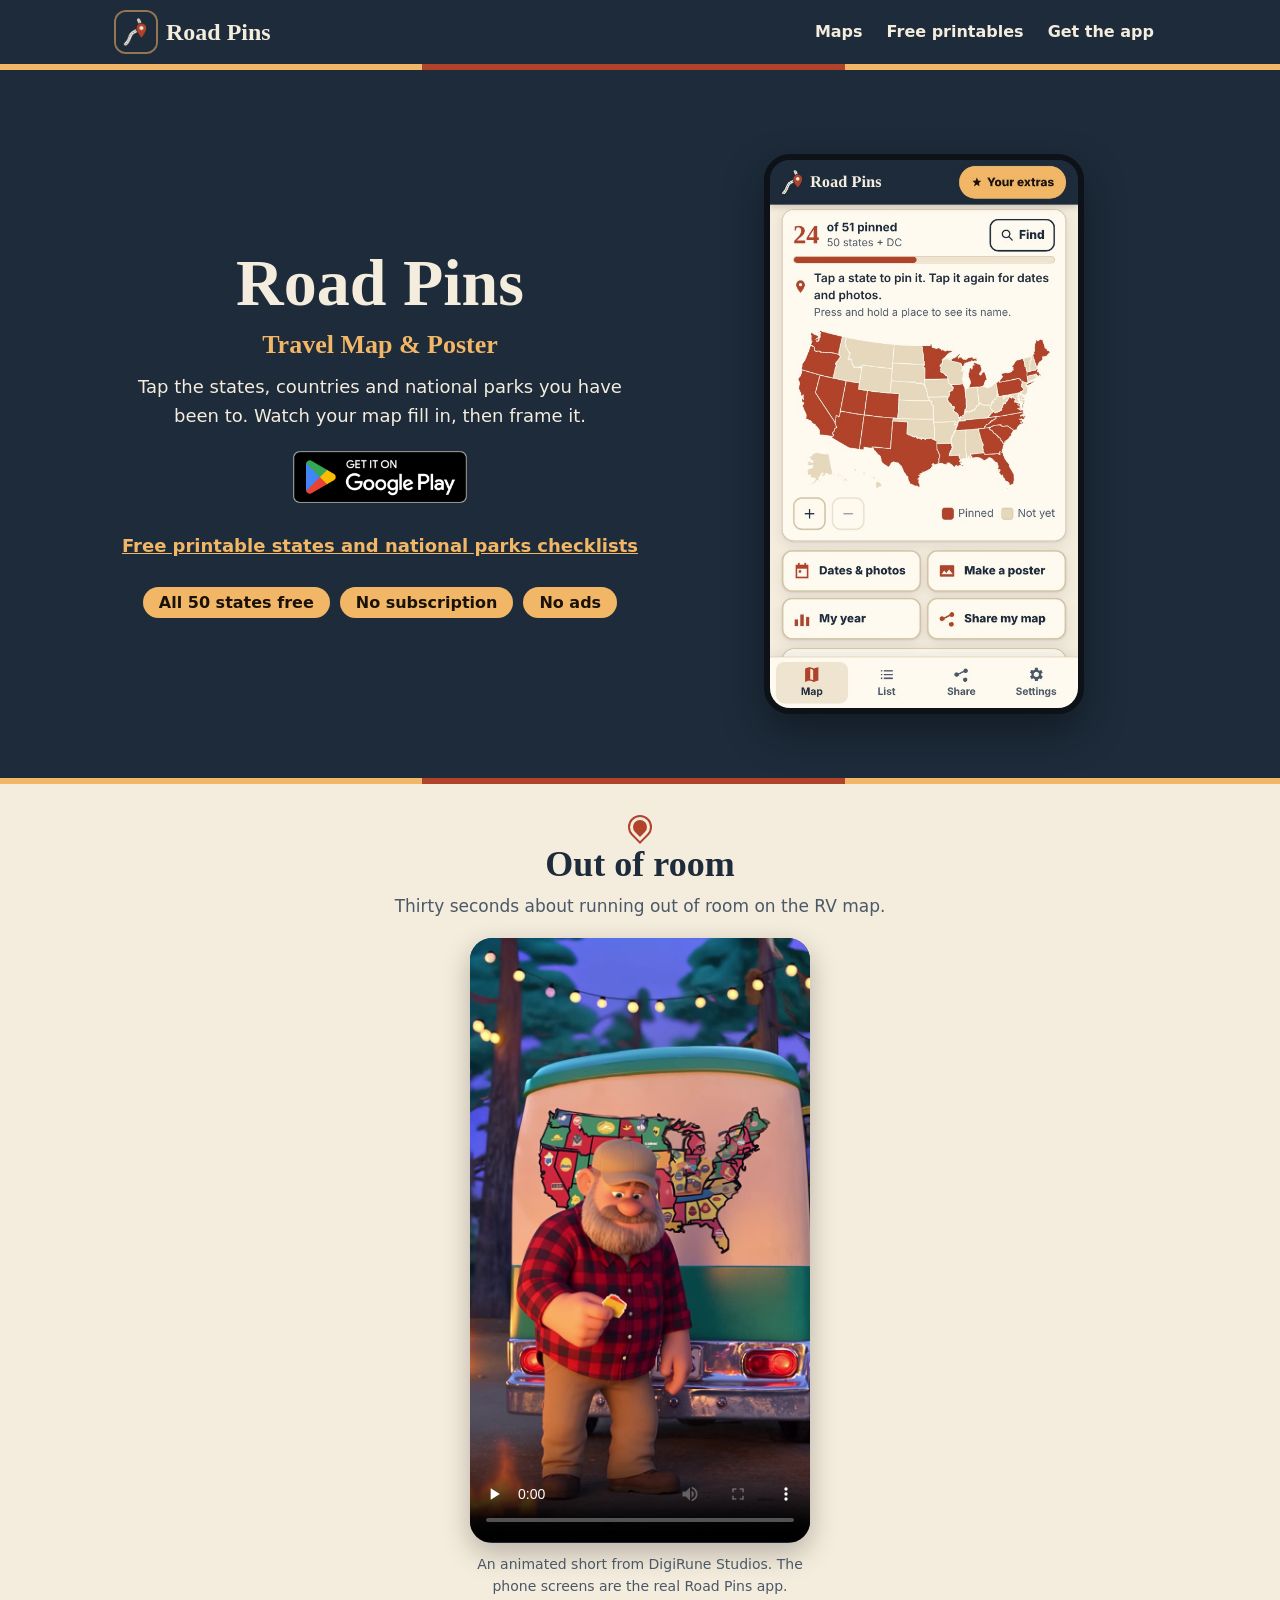
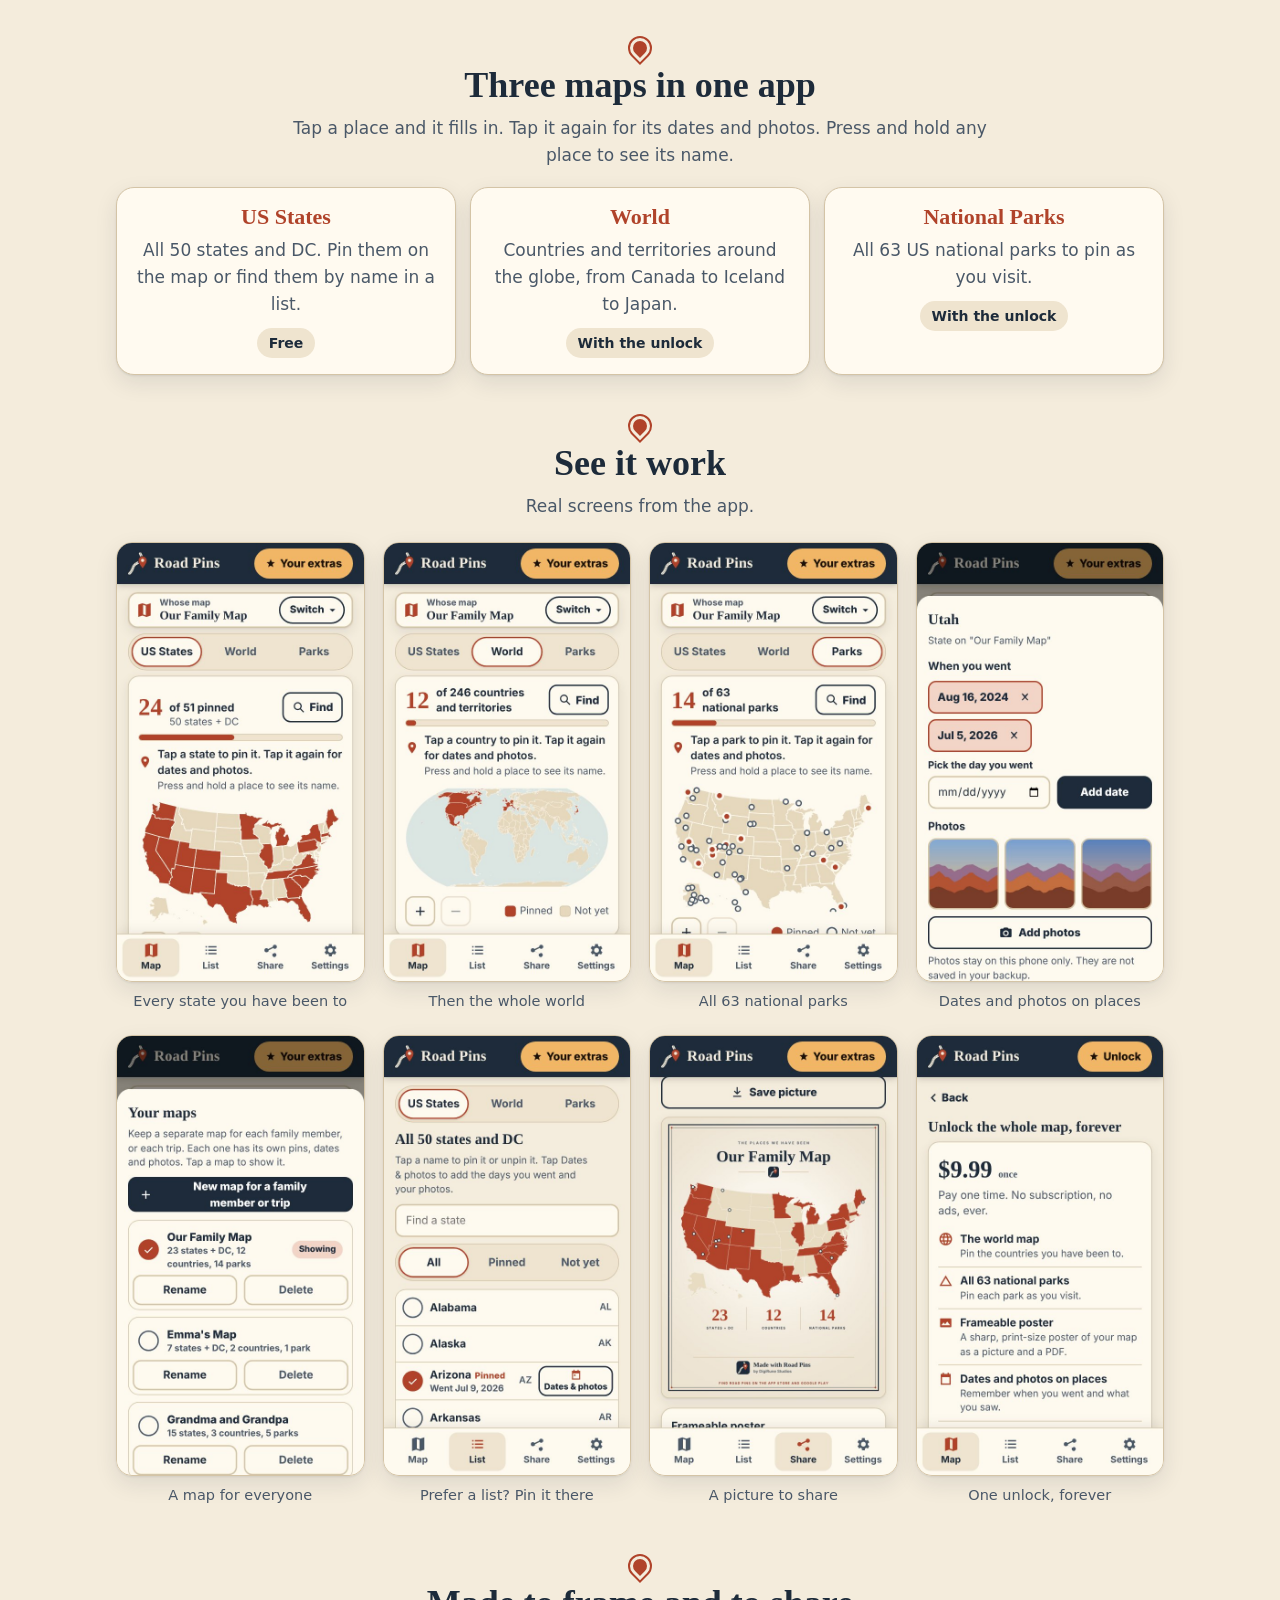
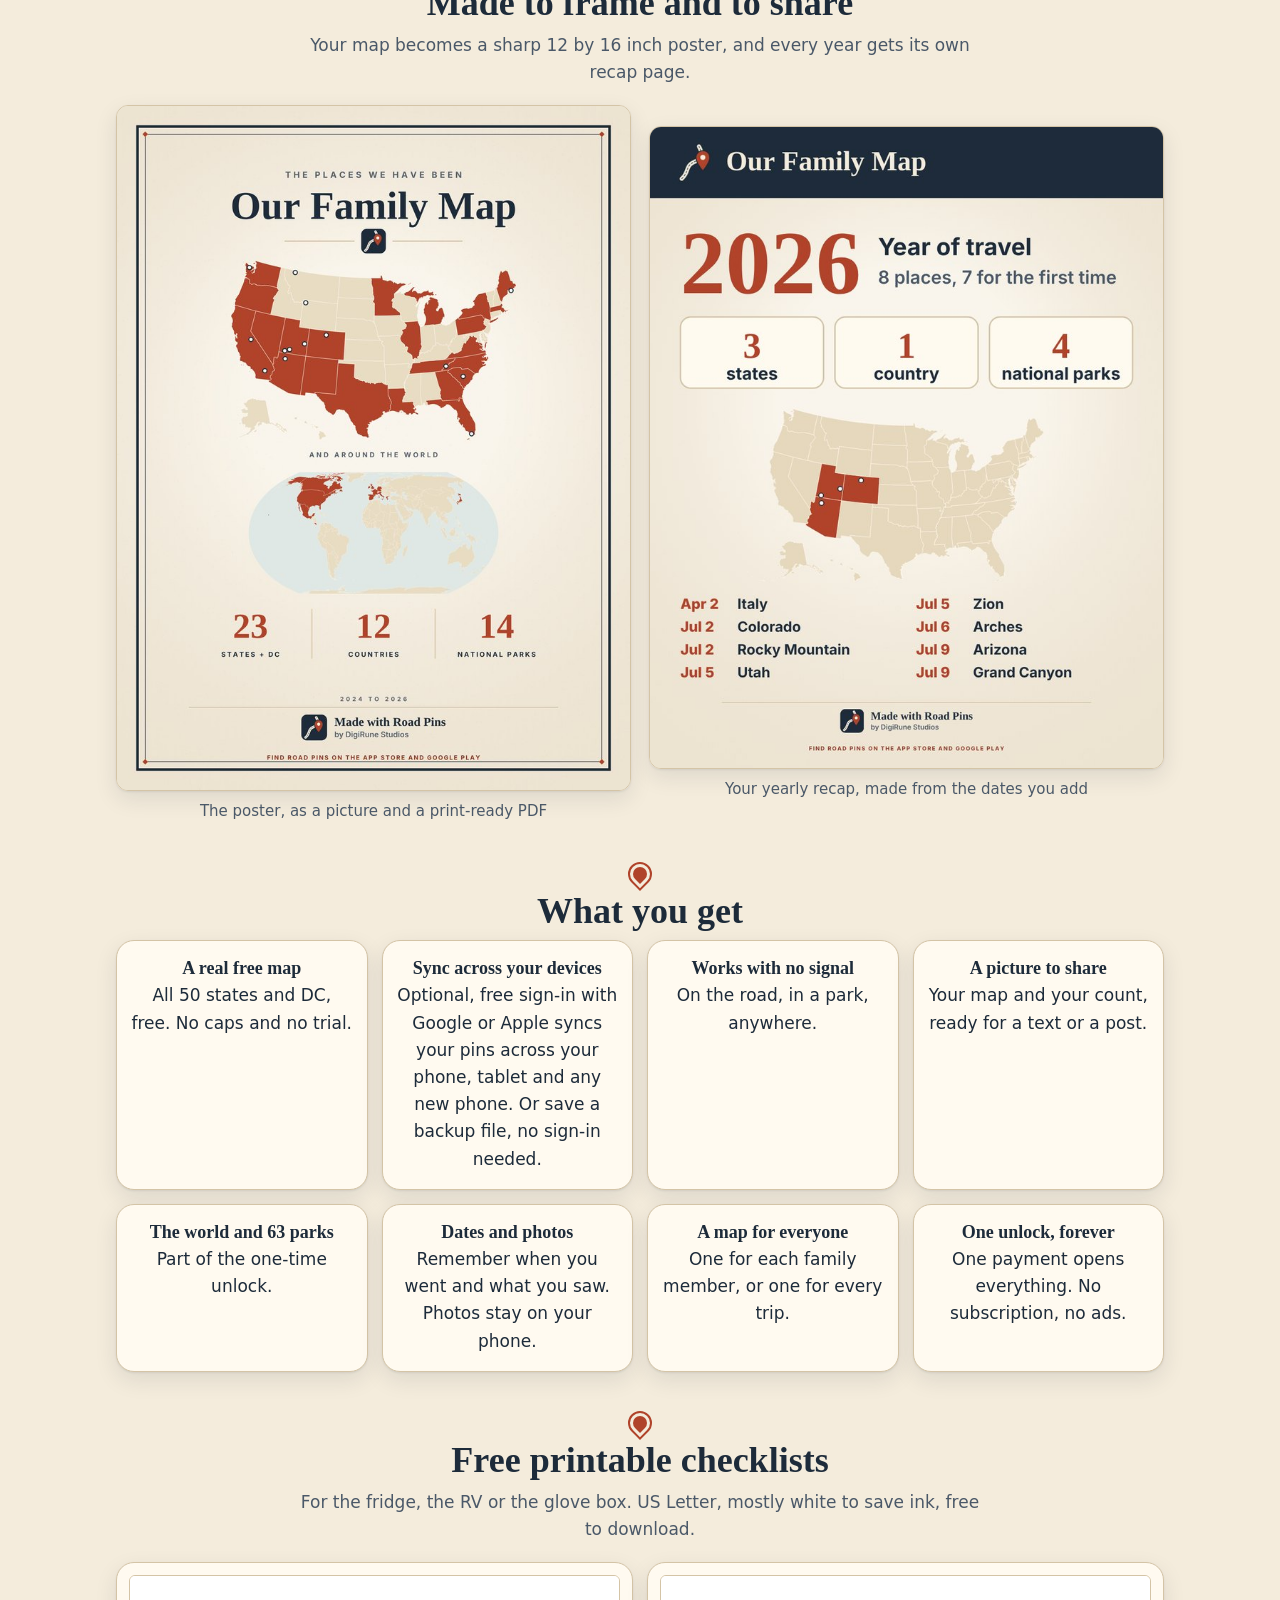
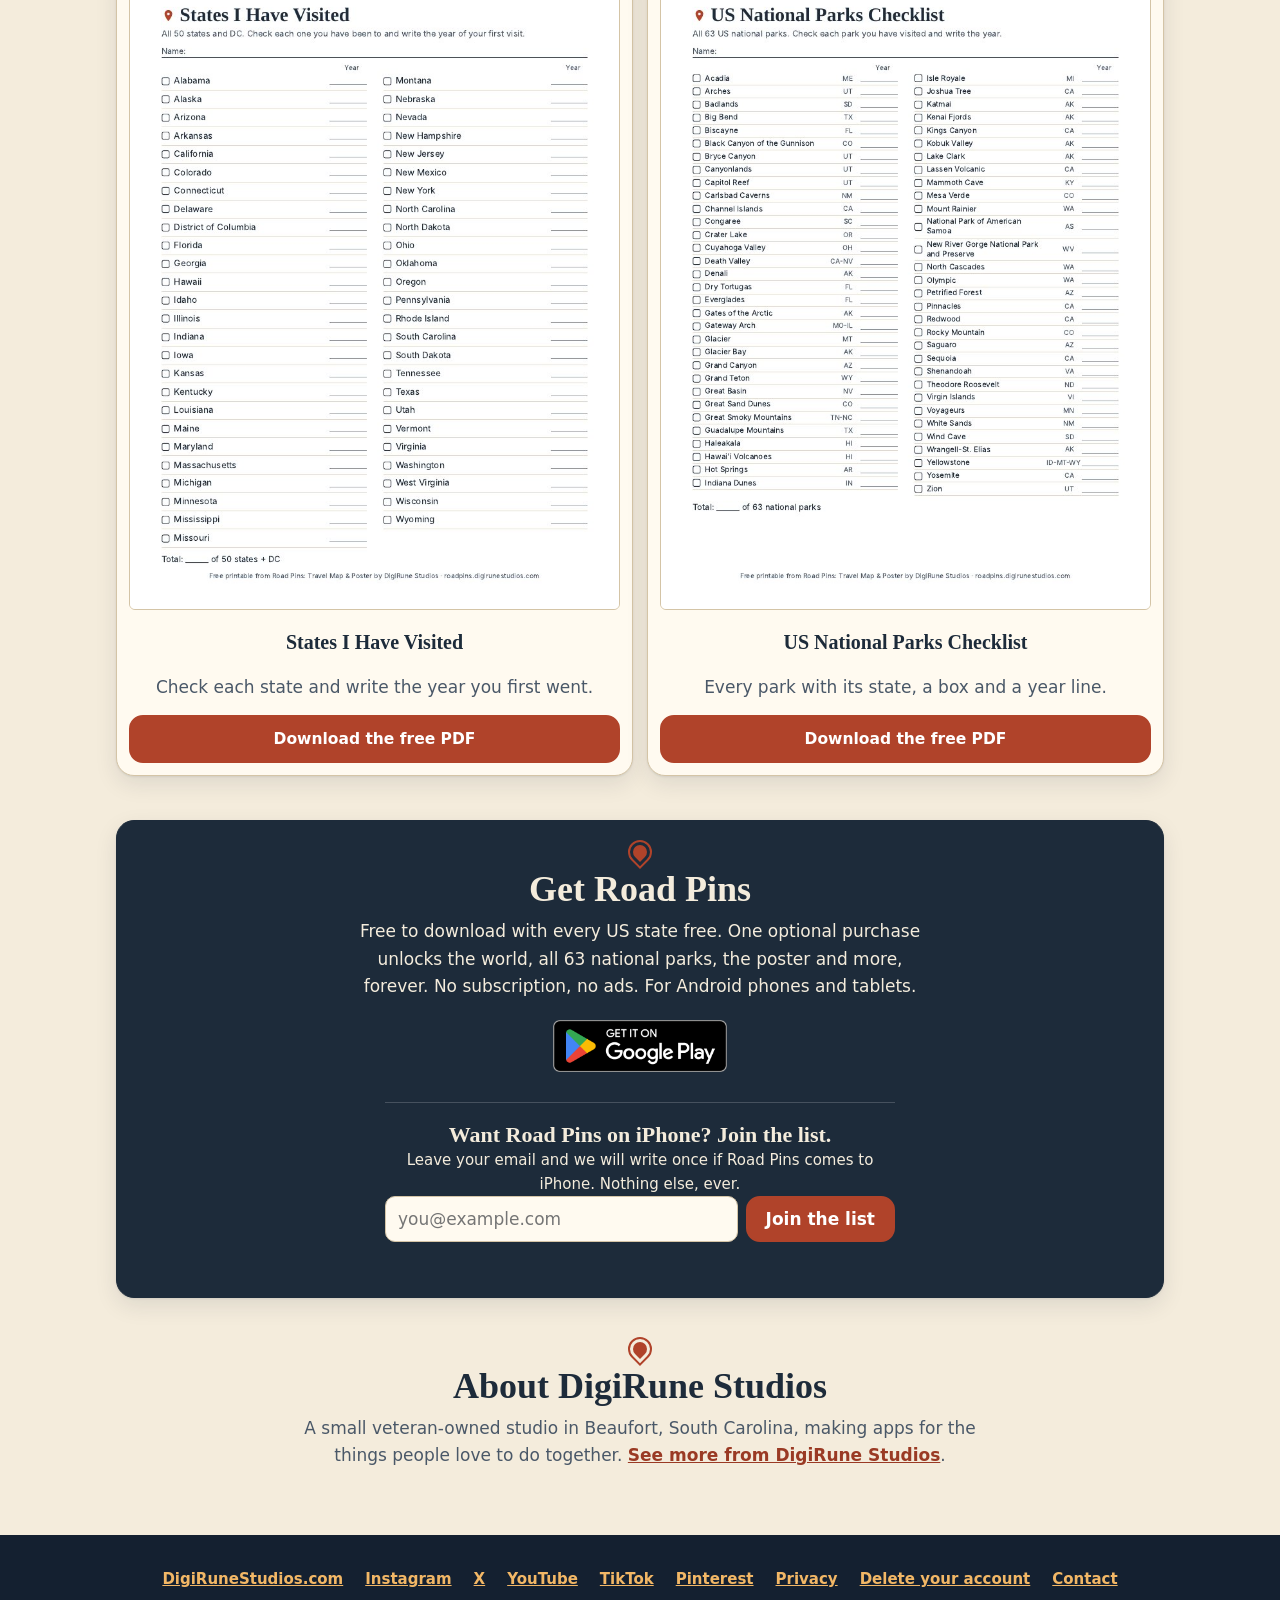
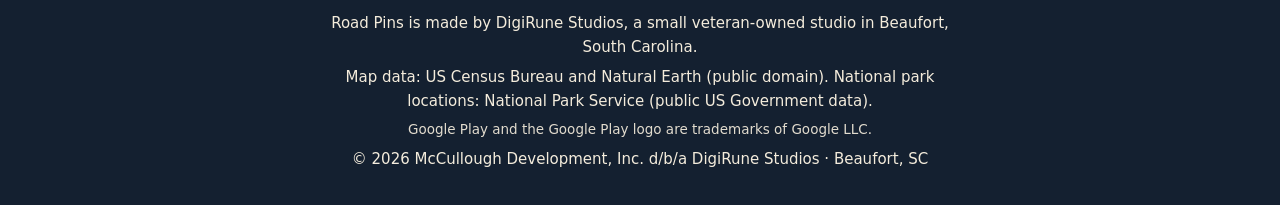
<file: index.html>
<!doctype html>
<html lang="en">
<head>
<meta charset="utf-8">
<meta name="viewport" content="width=device-width, initial-scale=1, viewport-fit=cover">
<title>Road Pins: Travel Map &amp; Poster, pin every state, country and national park</title>
<meta name="description" content="On Google Play for Android. Pin the states, countries and national parks you have visited, then frame your map as a poster. All 50 states free. No subscription, no ads. Free printable checklists too.">
<link rel="canonical" href="https://roadpins.digirunestudios.com/">
<meta property="og:type" content="website">
<meta property="og:site_name" content="Road Pins: Travel Map &amp; Poster">
<meta property="og:url" content="https://roadpins.digirunestudios.com/">
<meta property="og:title" content="Road Pins: Travel Map &amp; Poster, pin every state, country and national park">
<meta property="og:description" content="On Google Play for Android. Pin the states, countries and national parks you have visited, then frame your map as a poster. All 50 states free. No subscription, no ads. Free printable checklists too.">
<meta property="og:image" content="https://roadpins.digirunestudios.com/site/img/og/road-pins-1200x630.jpg">
<meta property="og:image:width" content="1200">
<meta property="og:image:height" content="630">
<meta property="og:image:alt" content="Road Pins: a phone showing a US map with visited states pinned, beside a framed travel poster.">
<meta name="twitter:card" content="summary_large_image">
<meta name="twitter:title" content="Road Pins: Travel Map &amp; Poster, pin every state, country and national park">
<meta name="twitter:description" content="On Google Play for Android. Pin the states, countries and national parks you have visited, then frame your map as a poster. All 50 states free. No subscription, no ads. Free printable checklists too.">
<meta name="twitter:image" content="https://roadpins.digirunestudios.com/site/img/og/road-pins-1200x630.jpg">
<meta name="theme-color" content="#1d2b3a">
<link rel="icon" type="image/png" sizes="32x32" href="icons/favicon-32.png">
<link rel="icon" type="image/png" sizes="192x192" href="icons/icon-192.png">
<link rel="apple-touch-icon" href="icons/apple-touch-icon-180.png">
<link rel="stylesheet" href="site/site.css">
<script type="application/ld+json">{"@context": "https://schema.org", "@type": "MobileApplication", "name": "Road Pins: Travel Map & Poster", "operatingSystem": "Android", "applicationCategory": "TravelApplication", "description": "Pin the US states, countries and US national parks you have visited, then make a poster and a yearly recap.", "offers": {"@type": "Offer", "price": "0", "priceCurrency": "USD"}, "publisher": {"@type": "Organization", "name": "DigiRune Studios", "url": "https://digirunestudios.com/"}}</script>
</head>
<body>
<a class="skip" href="#main">Skip to the page content</a>
<header class="bar"><div class="wrap">
  <a class="brand" href="./"><img src="icons/icon-maskable-192.png" alt="" width="40" height="40">Road&nbsp;Pins</a>
  <nav aria-label="Site"><a href="./#maps">Maps</a><a href="./#printables">Free printables</a><a href="./#get">Get the app</a></nav>
</div></header>
<div class="rule"></div>
<main id="main">
<section class="hero" aria-labelledby="hero-title"><div class="wrap">
  <div class="herotext">
    <h1 id="hero-title">Road&nbsp;Pins</h1>
    <p class="tag">Travel Map &amp; Poster</p>
    <p class="lead">Tap the states, countries and national parks you have been to. Watch your map fill in, then frame it.</p>
    <p class="stores"><a class="badge" data-goatcounter-click="play-roadpins-home" data-goatcounter-title="Road Pins: Google Play button (home)" href="https://play.google.com/store/apps/details?id=com.digirunestudios.roadpins&amp;referrer=utm_source%3Droadpins-site%26utm_medium%3Dhome"><img src="site/img/store/google-play-badge.png" width="174" height="52" alt="Get it on Google Play"></a></p>
    <p class="sheetlink"><a href="#printables">Free printable states and national parks checklists</a></p>
    <ul class="pills" aria-label="Pricing"><li>All 50 states free</li><li>No subscription</li><li>No ads</li></ul>
  </div>
  <figure class="heroart"><img class="shot" src="site/img/hero-map.jpg" width="540" height="960" alt="Road Pins on a phone: a US map with 23 states and DC pinned in rust red, a Find button, and buttons for dates and photos, a poster, your year and sharing."></figure>
</div></section>
<div class="rule"></div>

<section id="film" aria-labelledby="film-title"><div class="wrap">
  <h2 id="film-title">Out of room</h2>
  <p class="intro">Thirty seconds about running out of room on the RV map.</p>
  <figure class="filmbox"><video controls playsinline preload="none" width="720" height="1280" poster="site/video/out-of-room-poster.jpg" data-goatcounter-click="video-roadpins-out-of-room"><source src="site/video/out-of-room.mp4" type="video/mp4">Your browser cannot play this video.</video><figcaption>An animated short from DigiRune Studios. The phone screens are the real Road Pins app.</figcaption></figure>
</div></section>

<section id="maps" aria-labelledby="maps-title"><div class="wrap">
  <h2 id="maps-title">Three maps in one app</h2>
  <p class="intro">Tap a place and it fills in. Tap it again for its dates and photos. Press and hold any place to see its name.</p>
  <div class="maps3">
    <div class="card mapc"><h3>US States</h3><p>All 50 states and DC. Pin them on the map or find them by name in a list.</p><span class="who">Free</span></div>
    <div class="card mapc"><h3>World</h3><p>Countries and territories around the globe, from Canada to Iceland to Japan.</p><span class="who">With the unlock</span></div>
    <div class="card mapc"><h3>National Parks</h3><p>All 63 US national parks to pin as you visit.</p><span class="who">With the unlock</span></div>
  </div>
</div></section>

<section id="see" aria-labelledby="see-title"><div class="wrap">
  <h2 id="see-title">See it work</h2>
  <p class="intro">Real screens from the app.<span class="swipehint"> Swipe sideways to see them all.</span></p>
  <div class="gallery" tabindex="0" aria-label="App screens, scroll sideways"><figure><img src="site/img/gallery/01-states.jpg" width="540" height="960" loading="lazy" alt="A US map with 23 states and DC pinned in rust red, a count of 24 of 51 and a Find button."><figcaption>Every state you have been to</figcaption></figure><figure><img src="site/img/gallery/02-world.jpg" width="540" height="960" loading="lazy" alt="The world map with 12 countries pinned."><figcaption>Then the whole world</figcaption></figure><figure><img src="site/img/gallery/03-parks.jpg" width="540" height="960" loading="lazy" alt="The national parks map with 14 of the 63 parks pinned."><figcaption>All 63 national parks</figcaption></figure><figure><img src="site/img/gallery/05-dates.jpg" width="540" height="960" loading="lazy" alt="Utah with two visit dates and three trip photos."><figcaption>Dates and photos on places</figcaption></figure><figure><img src="site/img/gallery/06-maps.jpg" width="540" height="960" loading="lazy" alt="Your maps: Our Family Map, Emma’s Map and Grandma and Grandpa, each with its own pins."><figcaption>A map for everyone</figcaption></figure><figure><img src="site/img/gallery/04-list.jpg" width="540" height="960" loading="lazy" alt="The list of all 50 states and DC with pinned states checked."><figcaption>Prefer a list? Pin it there</figcaption></figure><figure><img src="site/img/gallery/07-share.jpg" width="540" height="960" loading="lazy" alt="A share picture of Our Family Map: 23 states + DC, 12 countries and 14 national parks."><figcaption>A picture to share</figcaption></figure><figure><img src="site/img/gallery/08-unlock.jpg" width="540" height="960" loading="lazy" alt="The unlock page: $9.99 once, no subscription, and what it adds."><figcaption>One unlock, forever</figcaption></figure></div>
</div></section>

<section id="frame" aria-labelledby="frame-title"><div class="wrap">
  <h2 id="frame-title">Made to frame and to share</h2>
  <p class="intro">Your map becomes a sharp 12 by 16 inch poster, and every year gets its own recap page.</p>
  <div class="pair">
    <figure><img src="site/img/poster.jpg" width="720" height="960" loading="lazy" alt="A framed 12 by 16 inch paper poster titled Our Family Map, with the Road Pins logo, a US map, a world map, the counts of states, countries and national parks, and a Made with Road Pins by DigiRune Studios credit."><figcaption>The poster, as a picture and a print-ready PDF</figcaption></figure>
    <figure><img src="site/img/recap.jpg" width="720" height="900" loading="lazy" alt="A 2026 recap for Our Family Map: 8 places, 3 states, 1 country and 4 national parks, with the date of each visit."><figcaption>Your yearly recap, made from the dates you add</figcaption></figure>
  </div>
</div></section>

<section id="features" aria-labelledby="features-title"><div class="wrap">
  <h2 id="features-title">What you get</h2>
  <ul class="feats">
    <li class="card"><b>A real free map</b>All 50 states and DC, free. No caps and no trial.</li>
    <li class="card"><b>Sync across your devices</b>Optional, free sign-in with Google or Apple syncs your pins across your phone, tablet and any new phone. Or save a backup file, no sign-in needed.</li>
    <li class="card"><b>Works with no signal</b>On the road, in a park, anywhere.</li>
    <li class="card"><b>A picture to share</b>Your map and your count, ready for a text or a post.</li>
    <li class="card"><b>The world and 63 parks</b>Part of the one-time unlock.</li>
    <li class="card"><b>Dates and photos</b>Remember when you went and what you saw. Photos stay on your phone.</li>
    <li class="card"><b>A map for everyone</b>One for each family member, or one for every trip.</li>
    <li class="card"><b>One unlock, forever</b>One payment opens everything. No subscription, no ads.</li>
  </ul>
</div></section>

<section id="printables" aria-labelledby="printables-title"><div class="wrap">
  <h2 id="printables-title">Free printable checklists</h2>
  <p class="intro">For the fridge, the RV or the glove box. US Letter, mostly white to save ink, free to download.</p>
  <div class="sheets2">
    <div class="card sheet">
      <a href="printables/states-visited-checklist.html"><img class="pv" src="site/img/sheets/states-visited-checklist.jpg" width="760" height="984" loading="lazy" alt="Preview of the free printable: All 50 states and DC"></a>
      <h3><a href="printables/states-visited-checklist.html">States I Have Visited</a></h3>
      <p class="what">Check each state and write the year you first went.</p>
      <a class="btn primary block" data-goatcounter-click="pdf-roadpins-states-visited-checklist" data-goatcounter-title="Road Pins: free PDF, All 50 states and DC" href="printables/pdf/states-visited-checklist.pdf" download="States-I-Have-Visited-Checklist.pdf" type="application/pdf" aria-label="Download the free PDF: All 50 states and DC"><span class="dl-long">Download the free PDF</span><span class="dl-short">Free PDF</span></a>
    </div>
    <div class="card sheet">
      <a href="printables/national-parks-checklist.html"><img class="pv" src="site/img/sheets/national-parks-checklist.jpg" width="760" height="984" loading="lazy" alt="Preview of the free printable: All 63 national parks"></a>
      <h3><a href="printables/national-parks-checklist.html">US National Parks Checklist</a></h3>
      <p class="what">Every park with its state, a box and a year line.</p>
      <a class="btn primary block" data-goatcounter-click="pdf-roadpins-national-parks-checklist" data-goatcounter-title="Road Pins: free PDF, All 63 national parks" href="printables/pdf/national-parks-checklist.pdf" download="US-National-Parks-Checklist.pdf" type="application/pdf" aria-label="Download the free PDF: All 63 national parks"><span class="dl-long">Download the free PDF</span><span class="dl-short">Free PDF</span></a>
    </div>
  </div>
</div></section>

<section id="get" aria-labelledby="get-title"><div class="wrap">
  <div class="card panel cta">
    <h2 id="get-title">Get Road Pins</h2>
    <p>Free to download with every US state free. One optional purchase unlocks the world, all 63 national parks, the poster and more, forever. No subscription, no ads. For Android phones and tablets.</p>
    <p class="stores"><a class="badge" data-goatcounter-click="play-roadpins-get" data-goatcounter-title="Road Pins: Google Play button (get)" href="https://play.google.com/store/apps/details?id=com.digirunestudios.roadpins&amp;referrer=utm_source%3Droadpins-site%26utm_medium%3Dget"><img src="site/img/store/google-play-badge.png" width="174" height="52" alt="Get it on Google Play"></a></p>
      <form class="iplist" id="iplist" novalidate>
      <h3 id="iplist-title">Want Road Pins on iPhone? Join the list.</h3>
      <p class="iplist-sub">Leave your email and we will write once if Road Pins comes to iPhone. Nothing else, ever.</p>
      <div class="iplist-row"><label class="vh" for="iplist-email">Email address</label><input id="iplist-email" name="email" type="email" autocomplete="email" inputmode="email" required placeholder="you@example.com"><button class="btn primary" type="submit">Join the list</button></div>
      <input class="vh" tabindex="-1" autocomplete="off" aria-hidden="true" name="website" id="iplist-website">
      <div id="iplist-check"></div>
      <p class="iplist-msg" id="iplist-msg" role="status" aria-live="polite"></p>
    </form>
</div>
</div></section>

<section id="studio" aria-labelledby="studio-title"><div class="wrap">
  <h2 id="studio-title">About DigiRune&nbsp;Studios</h2>
  <p class="intro">A small veteran-&#8288;owned studio in Beaufort, South Carolina, making apps for the things people love to do together. <a href="https://digirunestudios.com/">See more from DigiRune&nbsp;Studios</a>.</p>
</div></section>
</main>
<footer><div class="wrap">
  <ul class="links">
    <li><a href="https://digirunestudios.com/">DigiRuneStudios.com</a></li>
    <li><a href="https://www.instagram.com/digirune/">Instagram</a></li>
    <li><a href="https://x.com/DigiRuneStudios">X</a></li>
    <li><a href="https://www.youtube.com/@DigiRuneStudios">YouTube</a></li>
    <li><a href="https://www.tiktok.com/@digirunestudios">TikTok</a></li>
    <li><a href="https://www.pinterest.com/digirunestudios/">Pinterest</a></li>
    <li><a href="privacy.html">Privacy</a></li>
    <li><a href="delete-account.html">Delete your account</a></li>
    <li><a href="mailto:will@digirunestudios.com">Contact</a></li>
  </ul>
  <p>Road&nbsp;Pins is made by DigiRune&nbsp;Studios, a small veteran-&#8288;owned studio in Beaufort, South&nbsp;Carolina.</p>
  <p>Map data: US Census Bureau and Natural Earth (public domain). National park locations: National Park Service (public US Government data).</p>
  <p class="tm">Google&nbsp;Play and the Google&nbsp;Play logo are trademarks of Google LLC.</p>
  <p>&copy; 2026 McCullough Development, Inc. d/b/a DigiRune&nbsp;Studios &middot; Beaufort, SC</p>
</div></footer>
<script>
(function(){
  var f=document.getElementById('iplist'); if(!f) return;
  var EP='https://digirune-feedback.will-6d6.workers.dev/report', KEY='0x4AAAAAAFW88K0K9FyRmEzA';
  var msg=document.getElementById('iplist-msg'), em=document.getElementById('iplist-email'), btn=f.querySelector('button');
  var token='', wid=null, loading=null;
  function dev(){var d='';try{d=localStorage.getItem('rp-dev')||'';}catch(e){} if(!/^[A-Za-z0-9_-]{8,64}$/.test(d)){d='w'+Math.random().toString(36).slice(2)+Date.now().toString(36);try{localStorage.setItem('rp-dev',d);}catch(e){}} return d;}
  function ts(){ if(window.turnstile) return Promise.resolve(window.turnstile); if(loading) return loading;
    loading=new Promise(function(res,rej){var s=document.createElement('script');s.src='https://challenges.cloudflare.com/turnstile/v0/api.js?render=explicit';s.async=true;s.onload=function(){window.turnstile?res(window.turnstile):rej()};s.onerror=rej;document.head.appendChild(s);}); return loading; }
  function prep(){ ts().then(function(t){ if(wid===null) wid=t.render('#iplist-check',{sitekey:KEY,size:'flexible',callback:function(v){token=v;},'expired-callback':function(){token='';}}); }).catch(function(){}); }
  em.addEventListener('focus',prep,{once:true});
  f.addEventListener('submit',function(e){
    e.preventDefault(); var v=em.value.trim();
    if(!/^[^\s@]+@[^\s@]+\.[^\s@]{2,}$/.test(v)){msg.textContent='Please enter a full email address.';em.focus();return;}
    prep();
    if(!token){msg.textContent='One moment, checking you are a person, then tap Join again.';return;}
    btn.disabled=true; msg.textContent='Adding you...';
    fetch(EP,{method:'POST',headers:{'Content-Type':'application/json'},body:JSON.stringify({app:'Road Pins',version:'website',platform:'web',kind:'idea',message:'IPHONE LIST: please email me if Road Pins comes to iPhone.',email:v,device:dev(),turnstile:token,website:document.getElementById('iplist-website').value})})
    .then(function(r){return r.json().catch(function(){return {ok:false};});})
    .then(function(d){ if(d&&d.ok){f.innerHTML='<h3>You are on the list.</h3><p class="iplist-sub">Thank you. We will write once if Road Pins comes to iPhone.</p>'; if(window.goatcounter&&window.goatcounter.count) window.goatcounter.count({path:'iplist-roadpins-joined',title:'Road Pins: iPhone list joined',event:true}); }
      else { msg.textContent=(d&&d.error==='limit')?'That is enough for today from this device. Thank you!':'That did not go through. Please try again, or email will@digirunestudios.com.'; btn.disabled=false; token=''; try{window.turnstile.reset(wid);}catch(x){} } })
    .catch(function(){msg.textContent='That did not go through. Please try again, or email will@digirunestudios.com.';btn.disabled=false;});
  });
})();
</script>
<script>window.goatcounter={path:function(p){return location.host+p}}</script>
<!-- GoatCounter: privacy-friendly visit counting, no cookies -->
<script data-goatcounter="https://digirune.goatcounter.com/count" async src="//gc.zgo.at/count.js"></script>
</body>
</html>
</file>
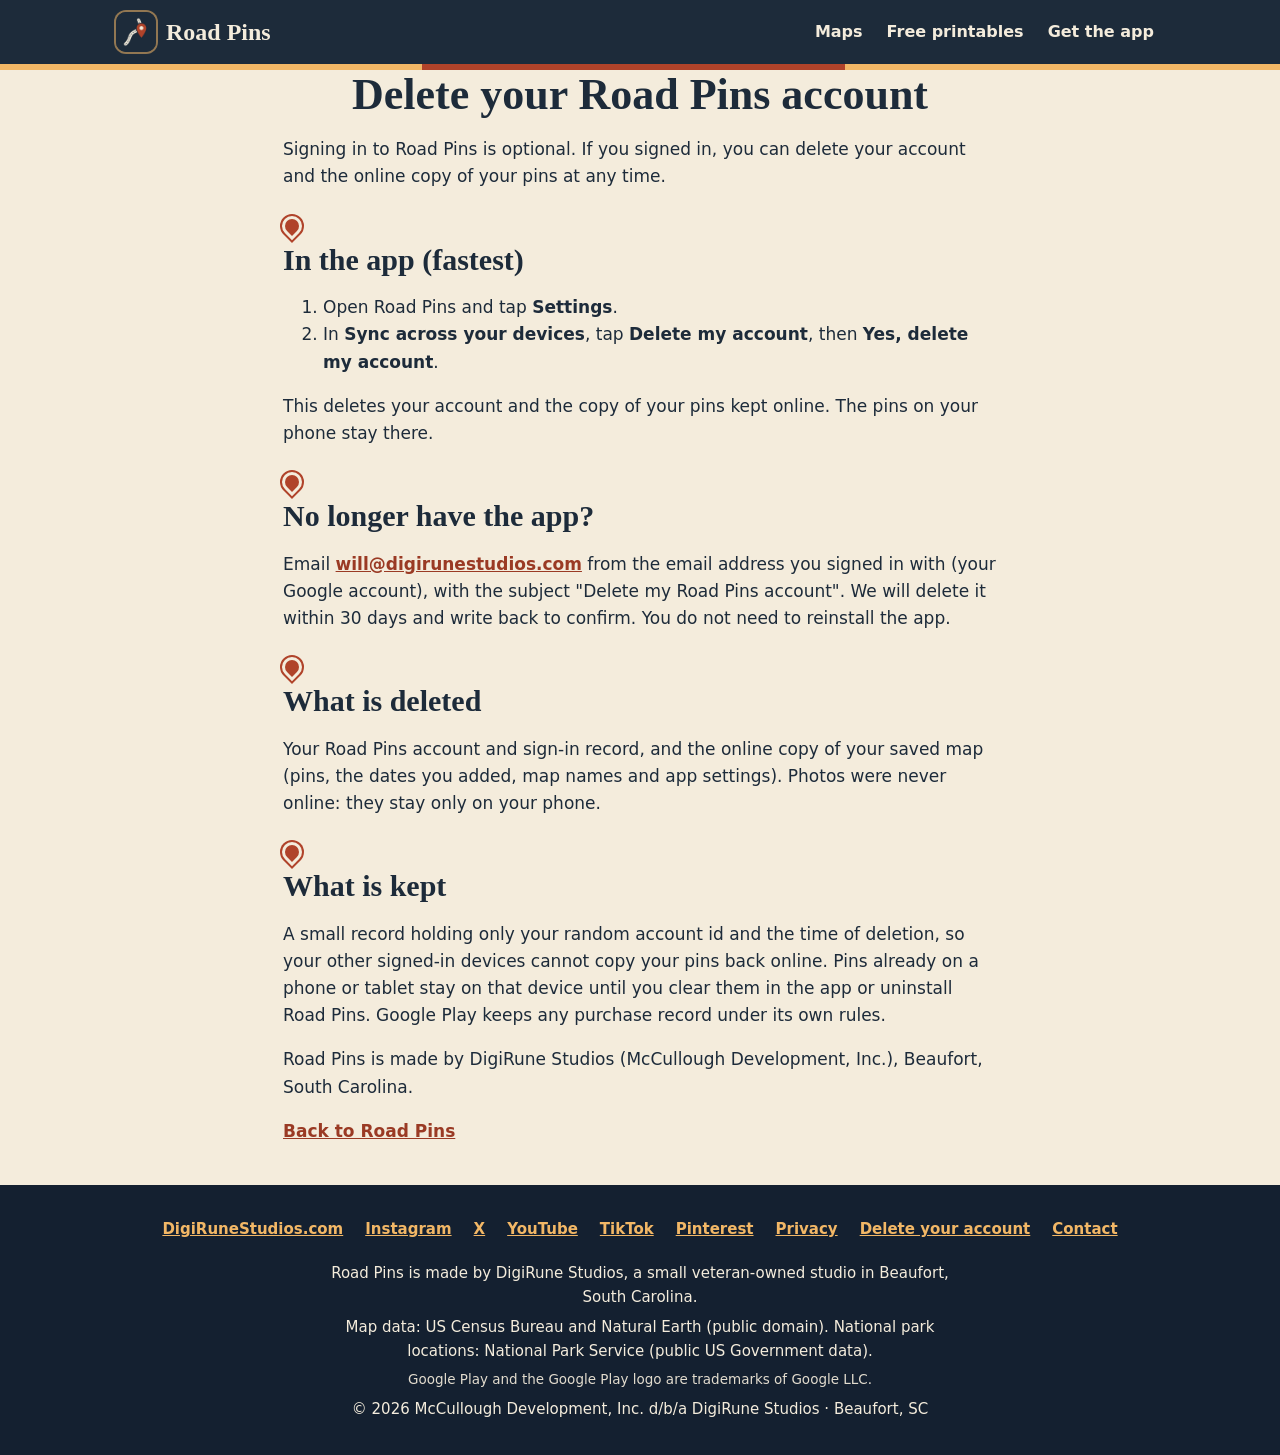
<file: delete-account.html>
<!doctype html>
<html lang="en">
<head>
<meta charset="utf-8">
<meta name="viewport" content="width=device-width, initial-scale=1, viewport-fit=cover">
<title>Delete your Road Pins account</title>
<meta name="description" content="How to delete your Road Pins account and its online copy of your pins.">
<link rel="canonical" href="https://roadpins.digirunestudios.com/delete-account.html">
<meta property="og:type" content="website">
<meta property="og:site_name" content="Road Pins: Travel Map &amp; Poster">
<meta property="og:url" content="https://roadpins.digirunestudios.com/delete-account.html">
<meta property="og:title" content="Delete your Road Pins account">
<meta property="og:description" content="How to delete your Road Pins account and its online copy of your pins.">
<meta property="og:image" content="https://roadpins.digirunestudios.com/site/img/og/road-pins-1200x630.jpg">
<meta property="og:image:width" content="1200">
<meta property="og:image:height" content="630">
<meta property="og:image:alt" content="Road Pins: a phone showing a US map with visited states pinned, beside a framed travel poster.">
<meta name="twitter:card" content="summary_large_image">
<meta name="twitter:title" content="Delete your Road Pins account">
<meta name="twitter:description" content="How to delete your Road Pins account and its online copy of your pins.">
<meta name="twitter:image" content="https://roadpins.digirunestudios.com/site/img/og/road-pins-1200x630.jpg">
<meta name="theme-color" content="#1d2b3a">
<link rel="icon" type="image/png" sizes="32x32" href="icons/favicon-32.png">
<link rel="icon" type="image/png" sizes="192x192" href="icons/icon-192.png">
<link rel="apple-touch-icon" href="icons/apple-touch-icon-180.png">
<link rel="stylesheet" href="site/site.css">
</head>
<body>
<a class="skip" href="#main">Skip to the page content</a>
<header class="bar"><div class="wrap">
  <a class="brand" href="./"><img src="icons/icon-maskable-192.png" alt="" width="40" height="40">Road&nbsp;Pins</a>
  <nav aria-label="Site"><a href="./#maps">Maps</a><a href="./#printables">Free printables</a><a href="./#get">Get the app</a></nav>
</div></header>
<div class="rule"></div>
<main id="main"><div class="wrap"><div class="prose">

<h1 class="pageh1">Delete your Road Pins account</h1>
<p>Signing in to Road Pins is optional. If you signed in, you can delete your account and the online copy of your pins at any time.</p>
<h2>In the app (fastest)</h2>
<ol><li>Open Road Pins and tap <b>Settings</b>.</li><li>In <b>Sync across your devices</b>, tap <b>Delete my account</b>, then <b>Yes, delete my account</b>.</li></ol>
<p>This deletes your account and the copy of your pins kept online. The pins on your phone stay there.</p>
<h2>No longer have the app?</h2>
<p>Email <a href="mailto:will@digirunestudios.com?subject=Delete%20my%20Road%20Pins%20account">will@digirunestudios.com</a> from the email address you signed in with (your Google account), with the subject "Delete my Road Pins account". We will delete it within 30 days and write back to confirm. You do not need to reinstall the app.</p>
<h2>What is deleted</h2>
<p>Your Road Pins account and sign-in record, and the online copy of your saved map (pins, the dates you added, map names and app settings). Photos were never online: they stay only on your phone.</p>
<h2>What is kept</h2>
<p>A small record holding only your random account id and the time of deletion, so your other signed-in devices cannot copy your pins back online. Pins already on a phone or tablet stay on that device until you clear them in the app or uninstall Road Pins. Google Play keeps any purchase record under its own rules.</p>
<p>Road Pins is made by DigiRune Studios (McCullough Development, Inc.), Beaufort, South Carolina.</p>

<p><a href="./">Back to Road Pins</a></p></div></div></main>
<footer><div class="wrap">
  <ul class="links">
    <li><a href="https://digirunestudios.com/">DigiRuneStudios.com</a></li>
    <li><a href="https://www.instagram.com/digirune/">Instagram</a></li>
    <li><a href="https://x.com/DigiRuneStudios">X</a></li>
    <li><a href="https://www.youtube.com/@DigiRuneStudios">YouTube</a></li>
    <li><a href="https://www.tiktok.com/@digirunestudios">TikTok</a></li>
    <li><a href="https://www.pinterest.com/digirunestudios/">Pinterest</a></li>
    <li><a href="privacy.html">Privacy</a></li>
    <li><a href="delete-account.html">Delete your account</a></li>
    <li><a href="mailto:will@digirunestudios.com">Contact</a></li>
  </ul>
  <p>Road&nbsp;Pins is made by DigiRune&nbsp;Studios, a small veteran-&#8288;owned studio in Beaufort, South&nbsp;Carolina.</p>
  <p>Map data: US Census Bureau and Natural Earth (public domain). National park locations: National Park Service (public US Government data).</p>
  <p class="tm">Google&nbsp;Play and the Google&nbsp;Play logo are trademarks of Google LLC.</p>
  <p>&copy; 2026 McCullough Development, Inc. d/b/a DigiRune&nbsp;Studios &middot; Beaufort, SC</p>
</div></footer>
<script>window.goatcounter={path:function(p){return location.host+p}}</script>
<!-- GoatCounter: privacy-friendly visit counting, no cookies -->
<script data-goatcounter="https://digirune.goatcounter.com/count" async src="//gc.zgo.at/count.js"></script>
</body>
</html>
</file>
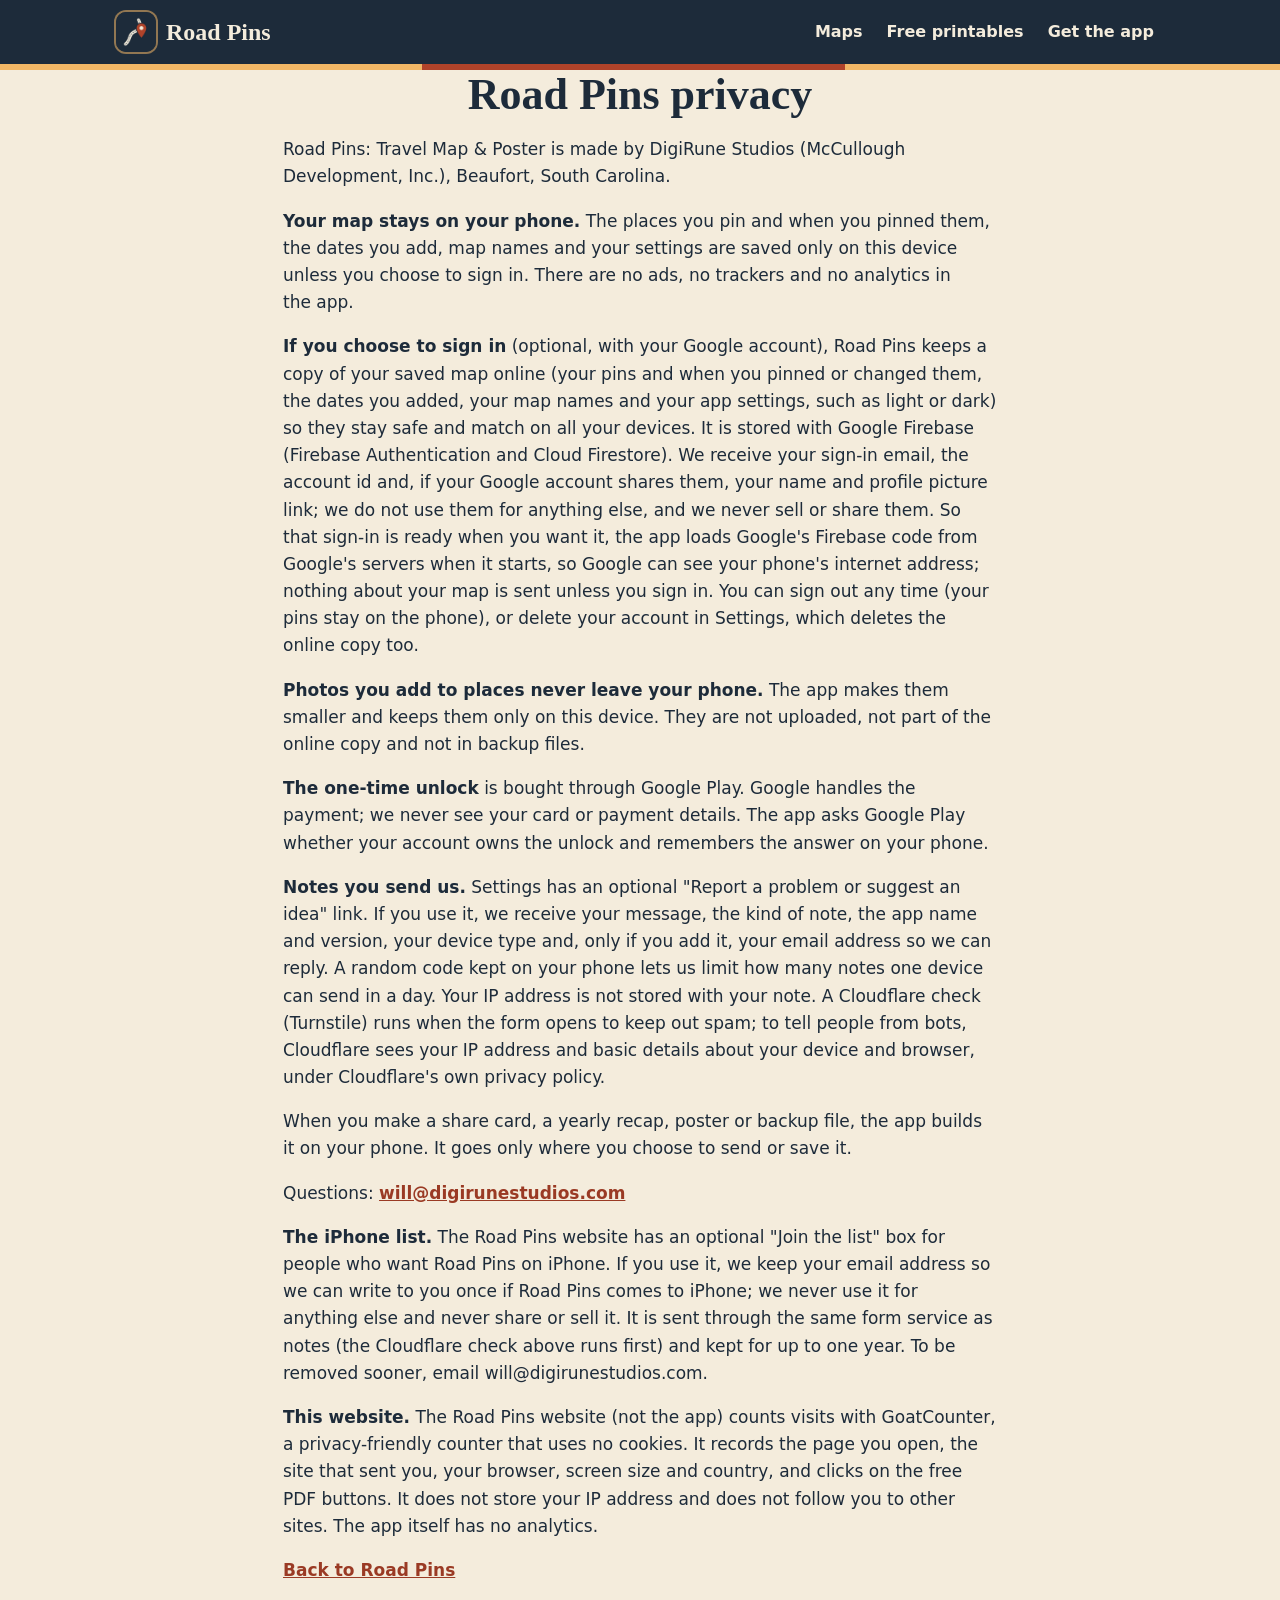
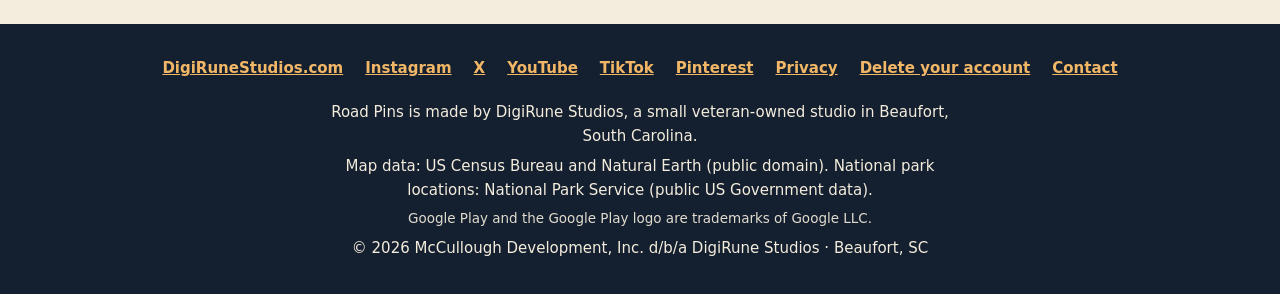
<file: privacy.html>
<!doctype html>
<html lang="en">
<head>
<meta charset="utf-8">
<meta name="viewport" content="width=device-width, initial-scale=1, viewport-fit=cover">
<title>Road Pins privacy</title>
<meta name="description" content="What Road Pins keeps, where, and what never leaves your phone.">
<link rel="canonical" href="https://roadpins.digirunestudios.com/privacy.html">
<meta property="og:type" content="website">
<meta property="og:site_name" content="Road Pins: Travel Map &amp; Poster">
<meta property="og:url" content="https://roadpins.digirunestudios.com/privacy.html">
<meta property="og:title" content="Road Pins privacy">
<meta property="og:description" content="What Road Pins keeps, where, and what never leaves your phone.">
<meta property="og:image" content="https://roadpins.digirunestudios.com/site/img/og/road-pins-1200x630.jpg">
<meta property="og:image:width" content="1200">
<meta property="og:image:height" content="630">
<meta property="og:image:alt" content="Road Pins: a phone showing a US map with visited states pinned, beside a framed travel poster.">
<meta name="twitter:card" content="summary_large_image">
<meta name="twitter:title" content="Road Pins privacy">
<meta name="twitter:description" content="What Road Pins keeps, where, and what never leaves your phone.">
<meta name="twitter:image" content="https://roadpins.digirunestudios.com/site/img/og/road-pins-1200x630.jpg">
<meta name="theme-color" content="#1d2b3a">
<link rel="icon" type="image/png" sizes="32x32" href="icons/favicon-32.png">
<link rel="icon" type="image/png" sizes="192x192" href="icons/icon-192.png">
<link rel="apple-touch-icon" href="icons/apple-touch-icon-180.png">
<link rel="stylesheet" href="site/site.css">
</head>
<body>
<a class="skip" href="#main">Skip to the page content</a>
<header class="bar"><div class="wrap">
  <a class="brand" href="./"><img src="icons/icon-maskable-192.png" alt="" width="40" height="40">Road&nbsp;Pins</a>
  <nav aria-label="Site"><a href="./#maps">Maps</a><a href="./#printables">Free printables</a><a href="./#get">Get the app</a></nav>
</div></header>
<div class="rule"></div>
<main id="main"><div class="wrap"><div class="prose">

<h1 class="pageh1">Road Pins privacy</h1>
<p>Road Pins: Travel Map &amp; Poster is made by DigiRune Studios (McCullough Development, Inc.), Beaufort, South Carolina.</p>
<p><strong>Your map stays on your phone.</strong> The places you pin and when you pinned them, the dates you add, map names and your settings are saved only on this device unless you choose to sign in. There are no ads, no trackers and no analytics in the app.</p>
<p><strong>If you choose to sign in</strong> (optional, with your Google account), Road Pins keeps a copy of your saved map online (your pins and when you pinned or changed them, the dates you added, your map names and your app settings, such as light or dark) so they stay safe and match on all your devices. It is stored with Google Firebase (Firebase Authentication and Cloud Firestore). We receive your sign-in email, the account id and, if your Google account shares them, your name and profile picture link; we do not use them for anything else, and we never sell or share them. So that sign-in is ready when you want it, the app loads Google's Firebase code from Google's servers when it starts, so Google can see your phone's internet address; nothing about your map is sent unless you sign in. You can sign out any time (your pins stay on the phone), or delete your account in Settings, which deletes the online copy too.</p>
<p><strong>Photos you add to places never leave your phone.</strong> The app makes them smaller and keeps them only on this device. They are not uploaded, not part of the online copy and not in backup files.</p>
<p><strong>The one-time unlock</strong> is bought through Google Play. Google handles the payment; we never see your card or payment details. The app asks Google Play whether your account owns the unlock and remembers the answer on your phone.</p>
<p><strong>Notes you send us.</strong> Settings has an optional "Report a problem or suggest an idea" link. If you use it, we receive your message, the kind of note, the app name and version, your device type and, only if you add it, your email address so we can reply. A random code kept on your phone lets us limit how many notes one device can send in a day. Your IP address is not stored with your note. A Cloudflare check (Turnstile) runs when the form opens to keep out spam; to tell people from bots, Cloudflare sees your IP address and basic details about your device and browser, under Cloudflare's own privacy policy.</p>
<p>When you make a share card, a yearly recap, poster or backup file, the app builds it on your phone. It goes only where you choose to send or save it.</p>
<p>Questions: <a href="mailto:will@digirunestudios.com">will@digirunestudios.com</a></p>

<p><strong>The iPhone list.</strong> The Road Pins website has an optional "Join the list" box for people who want Road Pins on iPhone. If you use it, we keep your email address so we can write to you once if Road Pins comes to iPhone; we never use it for anything else and never share or sell it. It is sent through the same form service as notes (the Cloudflare check above runs first) and kept for up to one year. To be removed sooner, email will@digirunestudios.com.</p>
<p><strong>This website.</strong> The Road Pins website (not the app) counts visits with GoatCounter, a privacy-friendly counter that uses no cookies. It records the page you open, the site that sent you, your browser, screen size and country, and clicks on the free PDF buttons. It does not store your IP address and does not follow you to other sites. The app itself has no analytics.</p>
<p><a href="./">Back to Road Pins</a></p></div></div></main>
<footer><div class="wrap">
  <ul class="links">
    <li><a href="https://digirunestudios.com/">DigiRuneStudios.com</a></li>
    <li><a href="https://www.instagram.com/digirune/">Instagram</a></li>
    <li><a href="https://x.com/DigiRuneStudios">X</a></li>
    <li><a href="https://www.youtube.com/@DigiRuneStudios">YouTube</a></li>
    <li><a href="https://www.tiktok.com/@digirunestudios">TikTok</a></li>
    <li><a href="https://www.pinterest.com/digirunestudios/">Pinterest</a></li>
    <li><a href="privacy.html">Privacy</a></li>
    <li><a href="delete-account.html">Delete your account</a></li>
    <li><a href="mailto:will@digirunestudios.com">Contact</a></li>
  </ul>
  <p>Road&nbsp;Pins is made by DigiRune&nbsp;Studios, a small veteran-&#8288;owned studio in Beaufort, South&nbsp;Carolina.</p>
  <p>Map data: US Census Bureau and Natural Earth (public domain). National park locations: National Park Service (public US Government data).</p>
  <p class="tm">Google&nbsp;Play and the Google&nbsp;Play logo are trademarks of Google LLC.</p>
  <p>&copy; 2026 McCullough Development, Inc. d/b/a DigiRune&nbsp;Studios &middot; Beaufort, SC</p>
</div></footer>
<script>window.goatcounter={path:function(p){return location.host+p}}</script>
<!-- GoatCounter: privacy-friendly visit counting, no cookies -->
<script data-goatcounter="https://digirune.goatcounter.com/count" async src="//gc.zgo.at/count.js"></script>
</body>
</html>
</file>
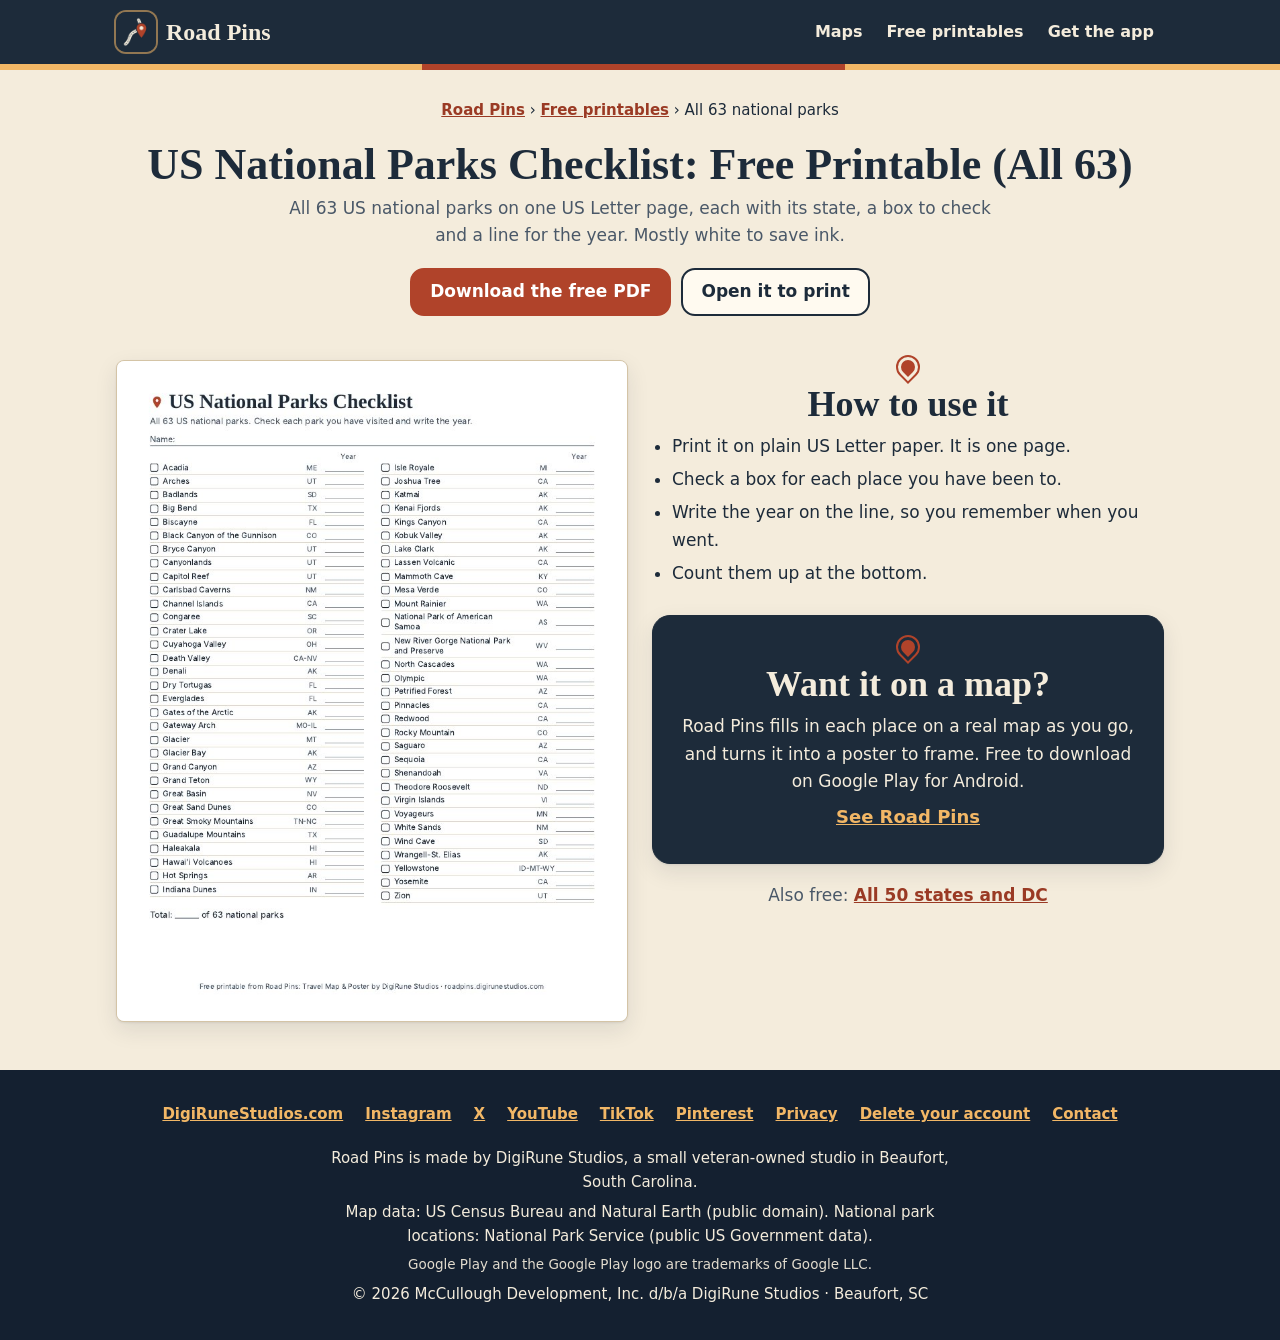
<file: printables/national-parks-checklist.html>
<!doctype html>
<html lang="en">
<head>
<meta charset="utf-8">
<meta name="viewport" content="width=device-width, initial-scale=1, viewport-fit=cover">
<title>US National Parks Checklist: Free Printable (All 63) | Road Pins</title>
<meta name="description" content="All 63 US national parks on one US Letter page, each with its state, a box to check and a line for the year. Free PDF.">
<link rel="canonical" href="https://roadpins.digirunestudios.com/printables/national-parks-checklist.html">
<meta property="og:type" content="website">
<meta property="og:site_name" content="Road Pins: Travel Map &amp; Poster">
<meta property="og:url" content="https://roadpins.digirunestudios.com/printables/national-parks-checklist.html">
<meta property="og:title" content="US National Parks Checklist: Free Printable (All 63) | Road Pins">
<meta property="og:description" content="All 63 US national parks on one US Letter page, each with its state, a box to check and a line for the year. Free PDF.">
<meta property="og:image" content="https://roadpins.digirunestudios.com/site/img/og/road-pins-1200x630.jpg">
<meta property="og:image:width" content="1200">
<meta property="og:image:height" content="630">
<meta property="og:image:alt" content="Road Pins: a phone showing a US map with visited states pinned, beside a framed travel poster.">
<meta name="twitter:card" content="summary_large_image">
<meta name="twitter:title" content="US National Parks Checklist: Free Printable (All 63) | Road Pins">
<meta name="twitter:description" content="All 63 US national parks on one US Letter page, each with its state, a box to check and a line for the year. Free PDF.">
<meta name="twitter:image" content="https://roadpins.digirunestudios.com/site/img/og/road-pins-1200x630.jpg">
<meta name="theme-color" content="#1d2b3a">
<link rel="icon" type="image/png" sizes="32x32" href="../icons/favicon-32.png">
<link rel="icon" type="image/png" sizes="192x192" href="../icons/icon-192.png">
<link rel="apple-touch-icon" href="../icons/apple-touch-icon-180.png">
<link rel="stylesheet" href="../site/site.css">
</head>
<body>
<a class="skip" href="#main">Skip to the page content</a>
<header class="bar"><div class="wrap">
  <a class="brand" href="../"><img src="../icons/icon-maskable-192.png" alt="" width="40" height="40">Road&nbsp;Pins</a>
  <nav aria-label="Site"><a href="../#maps">Maps</a><a href="../#printables">Free printables</a><a href="../#get">Get the app</a></nav>
</div></header>
<div class="rule"></div>
<main id="main"><div class="wrap">
  <nav class="crumbs" aria-label="Breadcrumb"><a href="../">Road&nbsp;Pins</a> &rsaquo; <a href="../#printables">Free printables</a> &rsaquo; All 63 national parks</nav>
  <section class="phead" aria-labelledby="t">
    <h1 id="t" class="pageh1">US National Parks Checklist: Free Printable (All 63)</h1>
    <p class="intro">All 63 US national parks on one US Letter page, each with its state, a box to check and a line for the year. Mostly white to save ink.</p>
    <div class="row">
      <a class="btn primary" data-goatcounter-click="pdf-roadpins-national-parks-checklist-page" data-goatcounter-title="Road Pins: free PDF from its page" href="pdf/national-parks-checklist.pdf" download="US-National-Parks-Checklist.pdf" type="application/pdf">Download the free PDF</a>
      <a class="btn" href="pdf/national-parks-checklist.pdf" type="application/pdf">Open it to print</a>
    </div>
  </section>
  <section aria-label="Preview"><div class="split">
    <div><img class="pv-big" src="../site/img/sheets/national-parks-checklist.jpg" width="760" height="984" alt="Preview of the printable: All 63 national parks"></div>
    <div>
      <h2>How to use it</h2>
      <ul class="keylist">
        <li>Print it on plain US Letter paper. It is one page.</li>
        <li>Check a box for each place you have been to.</li>
        <li>Write the year on the line, so you remember when you went.</li>
        <li>Count them up at the bottom.</li>
      </ul>
      <div class="card panel cta appcta">
        <h2>Want it on a map?</h2>
        <p>Road Pins fills in each place on a real map as you go, and turns it into a poster to frame. Free to download on Google&nbsp;Play for Android.</p>
        <p class="sheetlink"><a href="../">See Road Pins</a></p>
      </div>
      <p class="intro" style="margin-top:18px">Also free: <a href="states-visited-checklist.html">All 50 states and DC</a></p>
    </div>
  </div></section>
</div></main>
<footer><div class="wrap">
  <ul class="links">
    <li><a href="https://digirunestudios.com/">DigiRuneStudios.com</a></li>
    <li><a href="https://www.instagram.com/digirune/">Instagram</a></li>
    <li><a href="https://x.com/DigiRuneStudios">X</a></li>
    <li><a href="https://www.youtube.com/@DigiRuneStudios">YouTube</a></li>
    <li><a href="https://www.tiktok.com/@digirunestudios">TikTok</a></li>
    <li><a href="https://www.pinterest.com/digirunestudios/">Pinterest</a></li>
    <li><a href="../privacy.html">Privacy</a></li>
    <li><a href="../delete-account.html">Delete your account</a></li>
    <li><a href="mailto:will@digirunestudios.com">Contact</a></li>
  </ul>
  <p>Road&nbsp;Pins is made by DigiRune&nbsp;Studios, a small veteran-&#8288;owned studio in Beaufort, South&nbsp;Carolina.</p>
  <p>Map data: US Census Bureau and Natural Earth (public domain). National park locations: National Park Service (public US Government data).</p>
  <p class="tm">Google&nbsp;Play and the Google&nbsp;Play logo are trademarks of Google LLC.</p>
  <p>&copy; 2026 McCullough Development, Inc. d/b/a DigiRune&nbsp;Studios &middot; Beaufort, SC</p>
</div></footer>
<script>window.goatcounter={path:function(p){return location.host+p}}</script>
<!-- GoatCounter: privacy-friendly visit counting, no cookies -->
<script data-goatcounter="https://digirune.goatcounter.com/count" async src="//gc.zgo.at/count.js"></script>
</body>
</html>
</file>
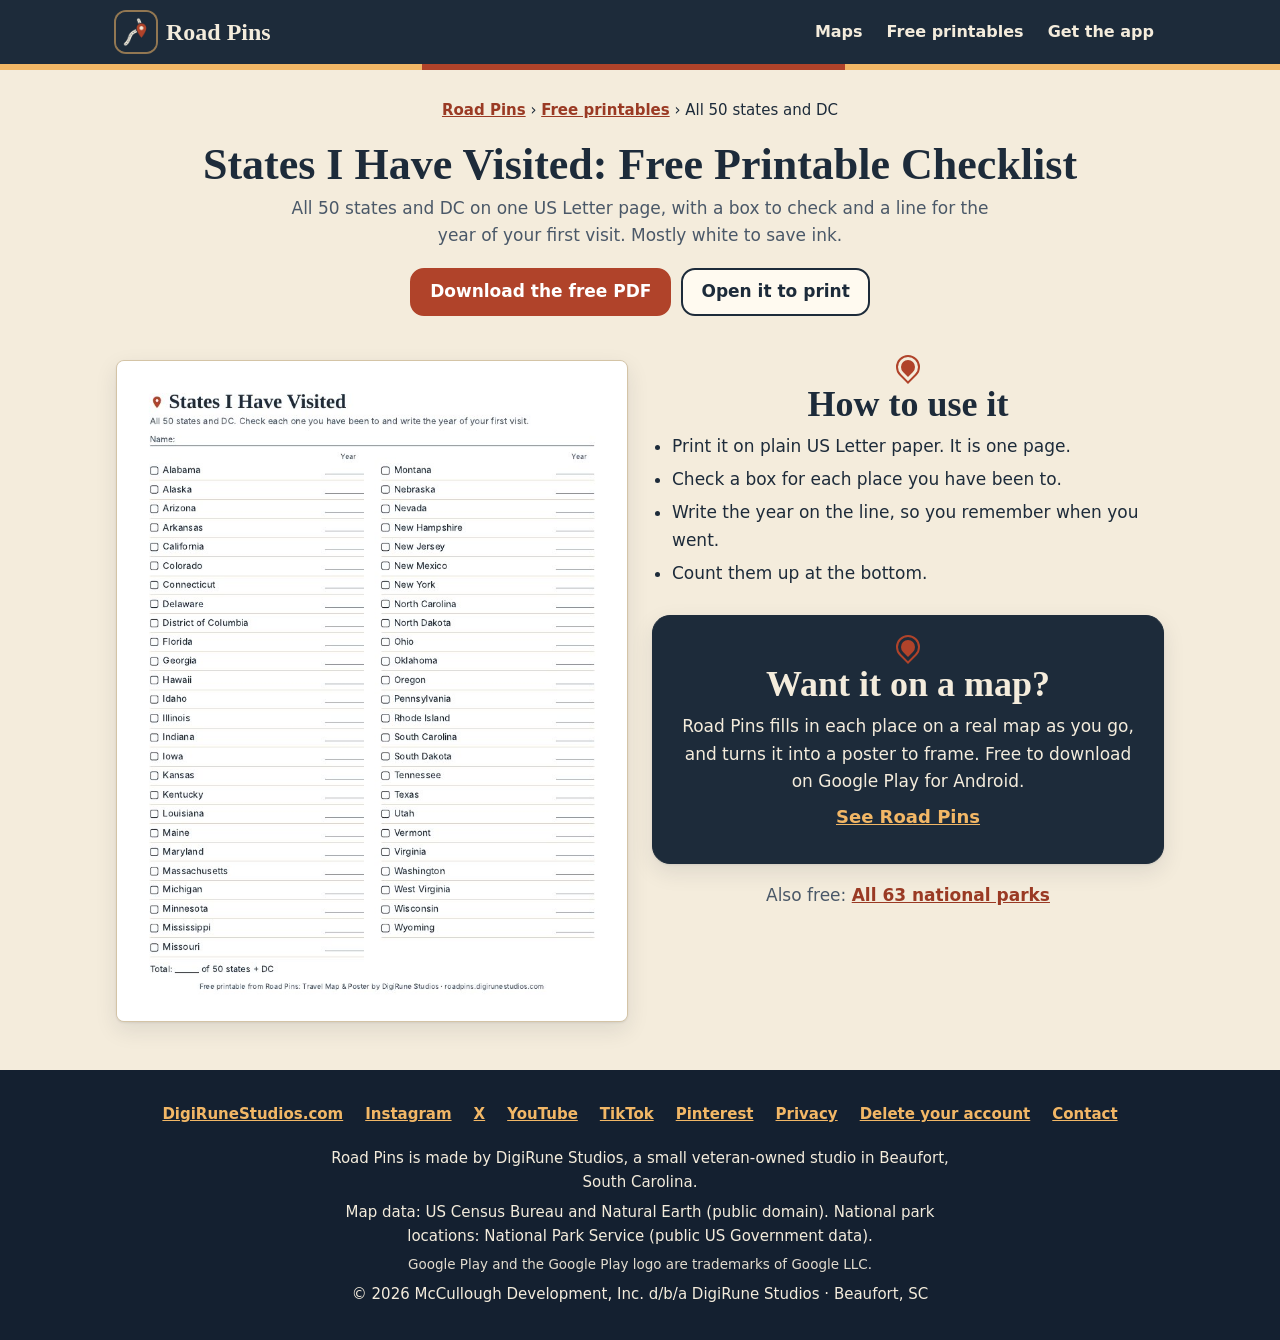
<file: printables/states-visited-checklist.html>
<!doctype html>
<html lang="en">
<head>
<meta charset="utf-8">
<meta name="viewport" content="width=device-width, initial-scale=1, viewport-fit=cover">
<title>States I Have Visited: Free Printable Checklist | Road Pins</title>
<meta name="description" content="All 50 states and DC on one US Letter page, with a box to check and a line for the year of your first visit. Free PDF.">
<link rel="canonical" href="https://roadpins.digirunestudios.com/printables/states-visited-checklist.html">
<meta property="og:type" content="website">
<meta property="og:site_name" content="Road Pins: Travel Map &amp; Poster">
<meta property="og:url" content="https://roadpins.digirunestudios.com/printables/states-visited-checklist.html">
<meta property="og:title" content="States I Have Visited: Free Printable Checklist | Road Pins">
<meta property="og:description" content="All 50 states and DC on one US Letter page, with a box to check and a line for the year of your first visit. Free PDF.">
<meta property="og:image" content="https://roadpins.digirunestudios.com/site/img/og/road-pins-1200x630.jpg">
<meta property="og:image:width" content="1200">
<meta property="og:image:height" content="630">
<meta property="og:image:alt" content="Road Pins: a phone showing a US map with visited states pinned, beside a framed travel poster.">
<meta name="twitter:card" content="summary_large_image">
<meta name="twitter:title" content="States I Have Visited: Free Printable Checklist | Road Pins">
<meta name="twitter:description" content="All 50 states and DC on one US Letter page, with a box to check and a line for the year of your first visit. Free PDF.">
<meta name="twitter:image" content="https://roadpins.digirunestudios.com/site/img/og/road-pins-1200x630.jpg">
<meta name="theme-color" content="#1d2b3a">
<link rel="icon" type="image/png" sizes="32x32" href="../icons/favicon-32.png">
<link rel="icon" type="image/png" sizes="192x192" href="../icons/icon-192.png">
<link rel="apple-touch-icon" href="../icons/apple-touch-icon-180.png">
<link rel="stylesheet" href="../site/site.css">
</head>
<body>
<a class="skip" href="#main">Skip to the page content</a>
<header class="bar"><div class="wrap">
  <a class="brand" href="../"><img src="../icons/icon-maskable-192.png" alt="" width="40" height="40">Road&nbsp;Pins</a>
  <nav aria-label="Site"><a href="../#maps">Maps</a><a href="../#printables">Free printables</a><a href="../#get">Get the app</a></nav>
</div></header>
<div class="rule"></div>
<main id="main"><div class="wrap">
  <nav class="crumbs" aria-label="Breadcrumb"><a href="../">Road&nbsp;Pins</a> &rsaquo; <a href="../#printables">Free printables</a> &rsaquo; All 50 states and DC</nav>
  <section class="phead" aria-labelledby="t">
    <h1 id="t" class="pageh1">States I Have Visited: Free Printable Checklist</h1>
    <p class="intro">All 50 states and DC on one US Letter page, with a box to check and a line for the year of your first visit. Mostly white to save ink.</p>
    <div class="row">
      <a class="btn primary" data-goatcounter-click="pdf-roadpins-states-visited-checklist-page" data-goatcounter-title="Road Pins: free PDF from its page" href="pdf/states-visited-checklist.pdf" download="States-I-Have-Visited-Checklist.pdf" type="application/pdf">Download the free PDF</a>
      <a class="btn" href="pdf/states-visited-checklist.pdf" type="application/pdf">Open it to print</a>
    </div>
  </section>
  <section aria-label="Preview"><div class="split">
    <div><img class="pv-big" src="../site/img/sheets/states-visited-checklist.jpg" width="760" height="984" alt="Preview of the printable: All 50 states and DC"></div>
    <div>
      <h2>How to use it</h2>
      <ul class="keylist">
        <li>Print it on plain US Letter paper. It is one page.</li>
        <li>Check a box for each place you have been to.</li>
        <li>Write the year on the line, so you remember when you went.</li>
        <li>Count them up at the bottom.</li>
      </ul>
      <div class="card panel cta appcta">
        <h2>Want it on a map?</h2>
        <p>Road Pins fills in each place on a real map as you go, and turns it into a poster to frame. Free to download on Google&nbsp;Play for Android.</p>
        <p class="sheetlink"><a href="../">See Road Pins</a></p>
      </div>
      <p class="intro" style="margin-top:18px">Also free: <a href="national-parks-checklist.html">All 63 national parks</a></p>
    </div>
  </div></section>
</div></main>
<footer><div class="wrap">
  <ul class="links">
    <li><a href="https://digirunestudios.com/">DigiRuneStudios.com</a></li>
    <li><a href="https://www.instagram.com/digirune/">Instagram</a></li>
    <li><a href="https://x.com/DigiRuneStudios">X</a></li>
    <li><a href="https://www.youtube.com/@DigiRuneStudios">YouTube</a></li>
    <li><a href="https://www.tiktok.com/@digirunestudios">TikTok</a></li>
    <li><a href="https://www.pinterest.com/digirunestudios/">Pinterest</a></li>
    <li><a href="../privacy.html">Privacy</a></li>
    <li><a href="../delete-account.html">Delete your account</a></li>
    <li><a href="mailto:will@digirunestudios.com">Contact</a></li>
  </ul>
  <p>Road&nbsp;Pins is made by DigiRune&nbsp;Studios, a small veteran-&#8288;owned studio in Beaufort, South&nbsp;Carolina.</p>
  <p>Map data: US Census Bureau and Natural Earth (public domain). National park locations: National Park Service (public US Government data).</p>
  <p class="tm">Google&nbsp;Play and the Google&nbsp;Play logo are trademarks of Google LLC.</p>
  <p>&copy; 2026 McCullough Development, Inc. d/b/a DigiRune&nbsp;Studios &middot; Beaufort, SC</p>
</div></footer>
<script>window.goatcounter={path:function(p){return location.host+p}}</script>
<!-- GoatCounter: privacy-friendly visit counting, no cookies -->
<script data-goatcounter="https://digirune.goatcounter.com/count" async src="//gc.zgo.at/count.js"></script>
</body>
</html>
</file>
<file: site/site.css>
/* Road Pins website, Atlas look (matches the app: navy bar, warm paper, rust pins, gold accents). DigiRune Studios.
   Structure follows the Faker Night site (fakernight.digirunestudios.com, 2026-10-08) per Standing Rule R2. */
:root {
  --bg:#f4ecdc; --surface:#fffaf0; --surface-2:#efe4cf; --ink:#1d2b3a; --ink-2:#4a5868; --line:#d4c4a6;
  --navy:#1d2b3a; --navy-2:#142030; --on-navy:#f4ecdc; --on-navy-2:#f2b766; --pin:#b0432a; --pin-ink:#ffffff; --gold:#f2b766;
  --link:#9a3a24; --shadow:0 1px 2px rgba(29,43,58,.08), 0 8px 22px rgba(29,43,58,.10);
  --serif: ui-serif, "Iowan Old Style", "Palatino Linotype", Palatino, Georgia, serif;
  --sans: system-ui, -apple-system, "Segoe UI", Roboto, "Helvetica Neue", Arial, sans-serif;
  color-scheme: light dark;
}
@media (prefers-color-scheme: dark) {
  :root:not([data-theme="light"]) { --bg:#121a23; --surface:#1b2631; --surface-2:#22303d; --ink:#efe6d4; --ink-2:#bdb4a3; --line:#34424f; --navy:#0c1218; --navy-2:#080d12; --link:#f2b766; --pin:#e8774f; --shadow:0 1px 2px rgba(0,0,0,.4), 0 8px 22px rgba(0,0,0,.35); }
}
* { box-sizing: border-box; }
html { -webkit-text-size-adjust: 100%; scroll-behavior: smooth; }
@media (prefers-reduced-motion: reduce) { html { scroll-behavior: auto; } }
body { margin: 0; background: var(--bg); color: var(--ink); font: 17px/1.6 var(--sans); }
img { max-width: 100%; height: auto; display: block; }
a { color: var(--link); font-weight: 700; }
a:focus-visible, button:focus-visible { outline: 3px solid var(--gold); outline-offset: 3px; border-radius: 6px; }
.skip { position: absolute; left: -999px; top: 8px; background: var(--surface); color: var(--ink); padding: 10px 14px; border: 2px solid var(--ink); border-radius: 10px; z-index: 10; }
.skip:focus { left: 12px; }
.wrap { max-width: 1080px; margin: 0 auto; padding-left: max(16px, env(safe-area-inset-left)); padding-right: max(16px, env(safe-area-inset-right)); }
.rule { height: 6px; background: linear-gradient(90deg, var(--gold) 0 33%, var(--pin) 33% 66%, var(--gold) 66%); }
/* top bar */
.bar { background: var(--navy); color: var(--on-navy); padding-top: env(safe-area-inset-top); }
.bar .wrap { display: flex; align-items: center; gap: 10px; min-height: 64px; flex-wrap: wrap; }
.brand { display: flex; align-items: center; gap: 10px; color: var(--on-navy); text-decoration: none; font: 800 24px/1 var(--serif); min-height: 44px; }
.brand img { width: 40px; height: 40px; border-radius: 10px; box-shadow: 0 0 0 2px rgba(242, 183, 102, .55); }
.bar nav { margin-left: auto; display: flex; gap: 4px; flex-wrap: wrap; }
.bar nav a { color: var(--on-navy); text-decoration: none; font-weight: 700; font-size: 16px; padding: 10px 10px; min-height: 44px; display: inline-flex; align-items: center; border-radius: 10px; }
.bar nav a:hover { background: rgba(244, 236, 220, .12); }
/* hero */
.hero { background: var(--navy); color: var(--on-navy); }
.hero .wrap { display: grid; gap: 28px; padding-top: 28px; padding-bottom: 40px; align-items: center; justify-items: center; }
@media (min-width: 900px) { .hero .wrap { grid-template-columns: 1.1fr 1fr; padding-top: 48px; padding-bottom: 56px; gap: 40px; } }
.herotext { text-align: center; max-width: 36em; min-width: 0; }
.hero h1 { font: 800 clamp(40px, 10vw, 66px)/1.02 var(--serif); margin: 0; overflow-wrap: anywhere; }
.hero .tag { font: 700 clamp(20px, 4.6vw, 26px)/1.25 var(--serif); color: var(--on-navy-2); margin: 12px 0 0; text-wrap: balance; }
.hero p.lead { font-size: 18px; margin: 12px auto 0; max-width: 30em; text-wrap: pretty; }
.pills { display: flex; flex-wrap: wrap; justify-content: center; gap: 10px; margin: 18px 0 0; padding: 0; list-style: none; }
.pills li { background: var(--gold); color: #1a1206; border-radius: 999px; padding: 6px 16px; font: 700 16px/1.2 var(--sans); }
.sheetlink { margin: 14px 0 0; font-size: 18px; }
.hero .sheetlink a, .cta .sheetlink a { color: var(--on-navy-2); display: inline-flex; min-height: 44px; align-items: center; }
.soon { font: 700 19px/1.35 var(--serif); margin: 18px auto 0; max-width: 22em; text-align: center; text-wrap: balance; }
.hero .soon, .cta .soon { color: var(--on-navy); }
.shot { width: min(100%, 320px); border-radius: 26px; border: 6px solid #0c1218; box-shadow: 0 18px 40px rgba(0,0,0,.35); overflow: hidden; background: #0c1218; }
.heroart { margin: 0; display: grid; justify-items: center; }
/* sections */
section { padding: 36px 0 8px; }
h2 { font: 800 clamp(28px, 6vw, 36px)/1.15 var(--serif); margin: 0 0 8px; text-align: center; text-wrap: balance; }
h2::before { content: ""; display: block; margin: 0 auto 10px; width: 14px; height: 14px; border-radius: 50% 50% 50% 0; transform: rotate(-45deg); background: var(--pin); box-shadow: 0 0 0 3px var(--bg), 0 0 0 5px var(--pin); }
.intro { color: var(--ink-2); margin: 0 auto 18px; max-width: 42em; text-align: center; text-wrap: pretty; }
.card { background: var(--surface); border: 1px solid var(--line); border-radius: 18px; box-shadow: var(--shadow); }
.maps3 { display: grid; grid-template-columns: 1fr; gap: 14px; }
@media (min-width: 760px) { .maps3 { grid-template-columns: repeat(3, 1fr); } }
.mapc { padding: 16px; text-align: center; }
.mapc h3 { font: 800 22px/1.2 var(--serif); margin: 0 0 6px; color: var(--pin); }
.mapc p { margin: 0; color: var(--ink-2); }
.mapc .who { display: inline-block; margin-top: 10px; font-weight: 700; font-size: 14px; color: var(--ink); background: var(--surface-2); border-radius: 999px; padding: 4px 12px; }
.gallery { display: flex; gap: 14px; overflow-x: auto; padding: 4px 4px 16px; scroll-snap-type: x mandatory; -webkit-overflow-scrolling: touch; }
.gallery figure { margin: 0; flex: 0 0 auto; width: min(62vw, 230px); scroll-snap-align: center; }
.gallery img { border: 1px solid var(--line); border-radius: 16px; box-shadow: var(--shadow); }
.gallery figcaption { font-size: 14.5px; color: var(--ink-2); margin-top: 8px; text-align: center; text-wrap: balance; }
@media (min-width: 960px) { .gallery { display: grid; grid-template-columns: repeat(4, 1fr); overflow: visible; padding: 4px 0 8px; gap: 22px 18px; } .gallery figure { width: auto; } .swipehint { display: none; } }
.feats { display: grid; grid-template-columns: 1fr; gap: 14px; list-style: none; padding: 0; margin: 0; }
@media (min-width: 520px) { .feats { grid-template-columns: repeat(2, 1fr); } }
@media (min-width: 960px) { .feats { grid-template-columns: repeat(4, 1fr); } }
.feats li { padding: 16px 14px; text-align: center; }
.feats b { display: block; font: 800 18px/1.3 var(--serif); margin-bottom: 2px; }
.pair { display: grid; gap: 18px; align-items: center; }
@media (min-width: 820px) { .pair { grid-template-columns: 1fr 1fr; } }
.pair figure { margin: 0; }
.pair img { border-radius: 12px; border: 1px solid var(--line); box-shadow: var(--shadow); margin: 0 auto; }
.pair figcaption { text-align: center; color: var(--ink-2); font-size: 15px; margin-top: 8px; }
.sheets2 { display: grid; grid-template-columns: 1fr; gap: 14px; }
@media (min-width: 640px) { .sheets2 { grid-template-columns: repeat(2, 1fr); } }
.sheet { padding: 12px; display: flex; flex-direction: column; gap: 10px; text-align: center; }
.sheet .pv { border: 1px solid var(--line); border-radius: 6px; background: #fff; }
.sheet h3 { margin: 0; font: 800 20px/1.2 var(--serif); }
.sheet h3 a { color: var(--ink); text-decoration: none; display: inline-flex; min-height: 44px; align-items: center; }
.sheet .what { color: var(--ink-2); margin: 0 0 4px; }
.sheet .btn { margin-top: auto; font-size: 15.5px; padding: 10px 8px; }
.btn { display: inline-flex; align-items: center; justify-content: center; gap: 8px; min-height: 48px; padding: 10px 18px; border-radius: 14px; border: 2px solid var(--ink); background: var(--surface); color: var(--ink); font: 800 17px/1.2 var(--sans); text-decoration: none; text-align: center; max-width: 100%; }
.btn.primary { background: var(--pin); border-color: var(--pin); color: var(--pin-ink); }
.btn.block { width: 100%; }
.row { display: flex; gap: 10px; flex-wrap: wrap; justify-content: center; }
.panel { padding: 24px 20px; text-align: center; }
.panel p { margin: 0 auto; max-width: 34em; }
.cta { background: var(--navy); color: var(--on-navy); border-color: var(--navy); }
.cta h2 { color: var(--on-navy); }
.cta h2::before { box-shadow: 0 0 0 3px var(--navy), 0 0 0 5px var(--pin); }
.cta a:not(.btn) { color: var(--on-navy-2); }
.dl-short { display: none; }
@media (max-width: 380px) { .dl-long { display: none; } .dl-short { display: inline; } }
footer { margin-top: 40px; background: var(--navy-2); color: var(--on-navy); padding: 22px 0 calc(28px + env(safe-area-inset-bottom)); font-size: 15px; text-align: center; }
footer a { color: var(--on-navy-2); }
footer .links { display: flex; flex-wrap: wrap; justify-content: center; gap: 4px 6px; margin: 0 0 10px; padding: 0; list-style: none; }
footer .links a { display: inline-flex; min-height: 44px; align-items: center; padding: 0 8px; }
footer p { margin: 6px auto; max-width: 44em; }
footer .tm { font-size: 13.5px; opacity: .92; }
/* inner pages (printables, guide, privacy) */
.crumbs { font-size: 15px; margin: 18px 0 0; text-align: center; }
.crumbs a { display: inline-flex; min-height: 44px; align-items: center; }
.phead { padding-top: 8px; text-align: center; }
.pageh1 { font: 800 clamp(30px, 7vw, 44px)/1.12 var(--serif); margin: 0 0 6px; text-align: center; text-wrap: balance; }
.split { display: grid; gap: 24px; justify-items: center; }
@media (min-width: 860px) { .split { grid-template-columns: 1fr 1fr; align-items: start; } }
.split > div { min-width: 0; width: 100%; max-width: 520px; }
.keylist { margin: 0 auto; padding-left: 20px; max-width: 32em; text-align: left; }
.keylist li { margin: 6px 0; }
.pv-big { border: 1px solid var(--line); border-radius: 8px; box-shadow: var(--shadow); background: #fff; margin: 0 auto; }
.prose { max-width: 42em; margin: 0 auto; }
.prose h2 { text-align: left; font-size: clamp(24px, 5vw, 30px); margin-top: 28px; }
.prose h2::before { margin-left: 2px; }
.prose p, .prose li { text-wrap: pretty; }
.appcta { margin-top: 28px; }
@media (max-width: 599px) {
  .bar .wrap { gap: 0 10px; justify-content: center; }
  .bar nav { margin-left: 0; width: 100%; justify-content: center; flex-wrap: nowrap; gap: 0; }
  .bar nav a { padding: 8px 9px; font-size: 15px; white-space: nowrap; }
}
@media (max-width: 359px) { .bar nav a { padding: 8px 6px; font-size: 14px; } }
/* Google Play launch 2026-11: the official badge */
.stores { margin: 18px auto 0; text-align: center; }
.stores .badge { display: inline-block; line-height: 0; border-radius: 8px; }
.stores .badge img { width: 174px; height: auto; }
.stores .badge:focus-visible { outline: 3px solid var(--on-navy, #fff); outline-offset: 3px; }
.hero .stores, .cta .stores { margin: 20px auto 0; }

/* Out of Room film + iPhone list (2026-11-07) */
.filmbox { margin: 18px auto 0; max-width: 340px; }
.filmbox video { display: block; width: 100%; height: auto; border-radius: 22px; background: var(--navy); box-shadow: 0 10px 28px rgba(0,0,0,.25); }
.filmbox figcaption { font-size: 14px; color: var(--ink-2); text-align: center; margin-top: 10px; }
.iplist { margin: 22px auto 0; padding-top: 18px; border-top: 1px solid rgba(255,255,255,.18); max-width: 30em; text-align: center; }
.iplist h3 { font: 700 clamp(19px, 4.4vw, 22px)/1.25 var(--serif); margin: 0; text-wrap: balance; }
.iplist-sub { font-size: 15px; margin: 8px 0 12px; text-wrap: pretty; }
.iplist-row { display: flex; gap: 8px; flex-wrap: wrap; justify-content: center; }
.iplist-row input { flex: 1 1 210px; min-width: 0; min-height: 46px; border-radius: 10px; border: 1px solid var(--line); padding: 0 12px; font: inherit; background: var(--surface); color: var(--ink); }
.iplist-row .btn { min-height: 46px; }
#iplist-check { margin-top: 10px; display: flex; justify-content: center; }
.iplist-msg { min-height: 1.4em; font-size: 14.5px; margin: 8px 0 0; }
.vh { position: absolute !important; width: 1px; height: 1px; overflow: hidden; clip: rect(0 0 0 0); white-space: nowrap; }
</file>
